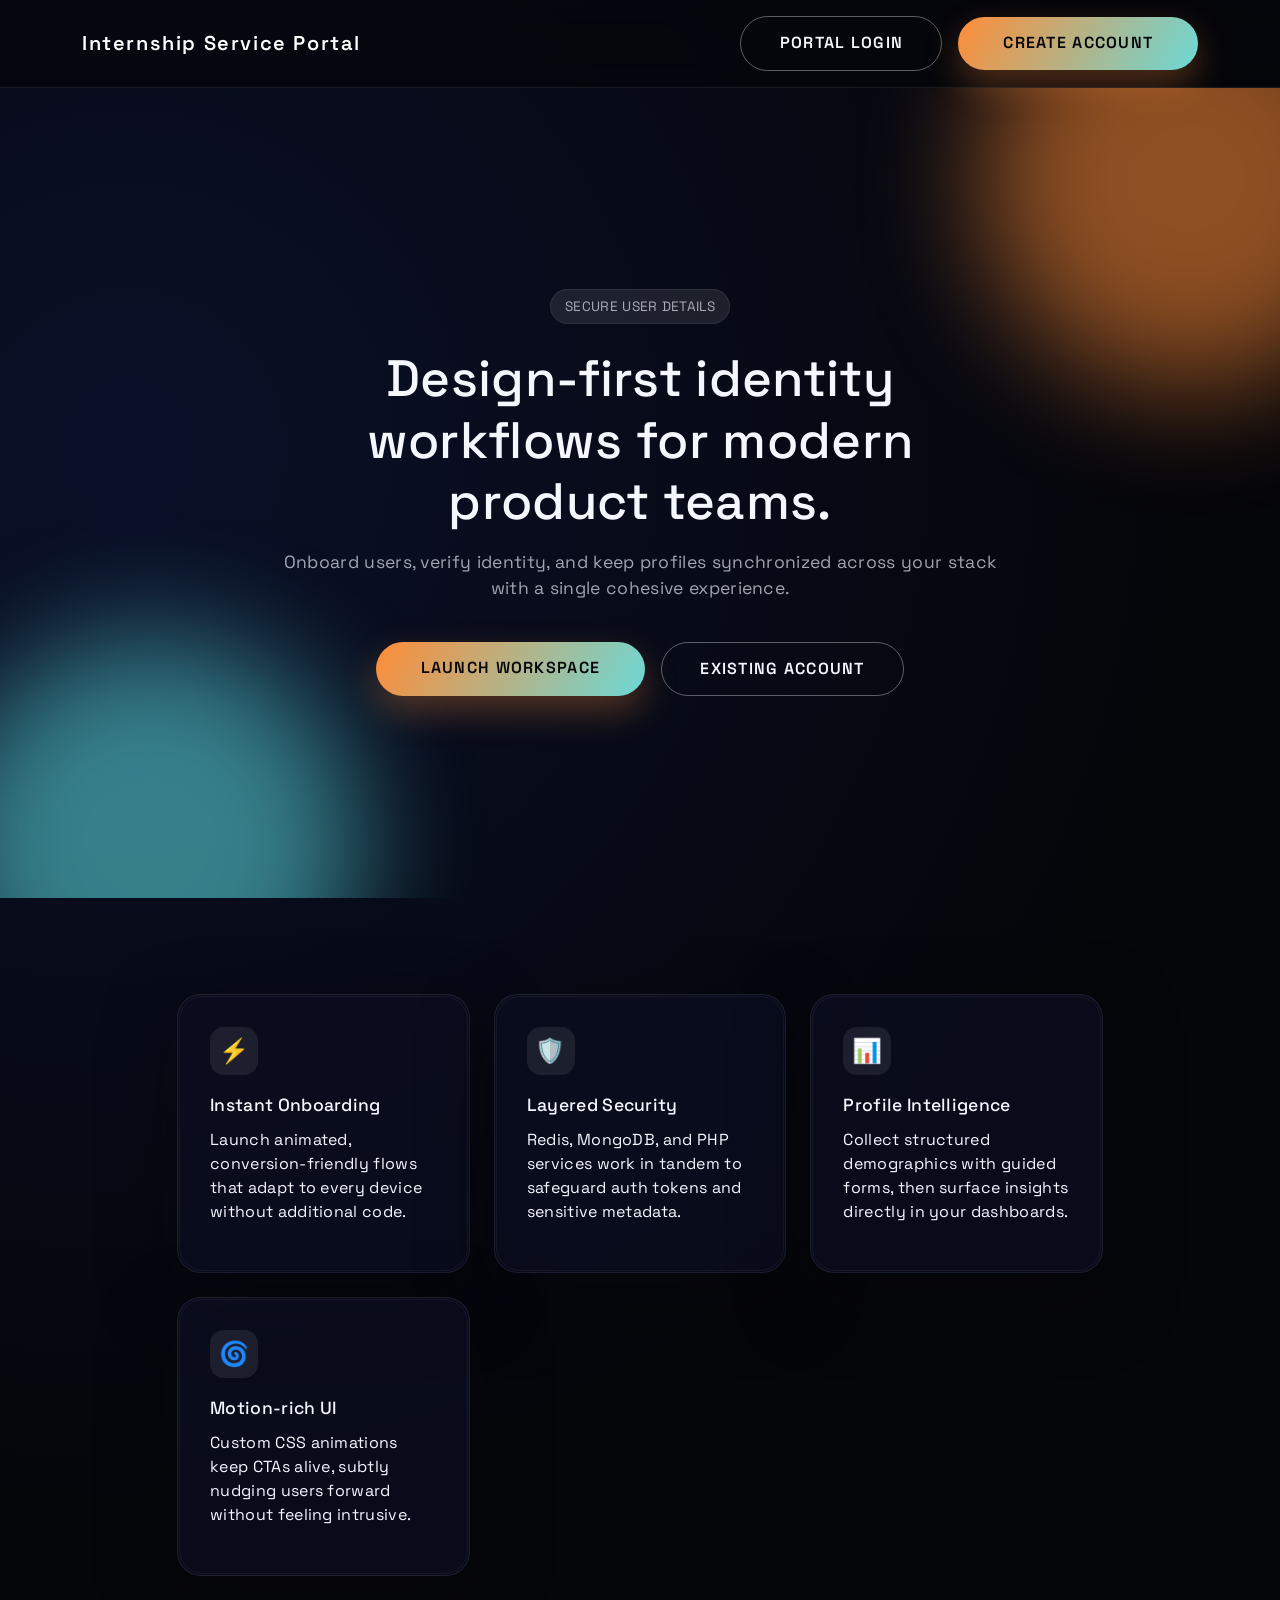
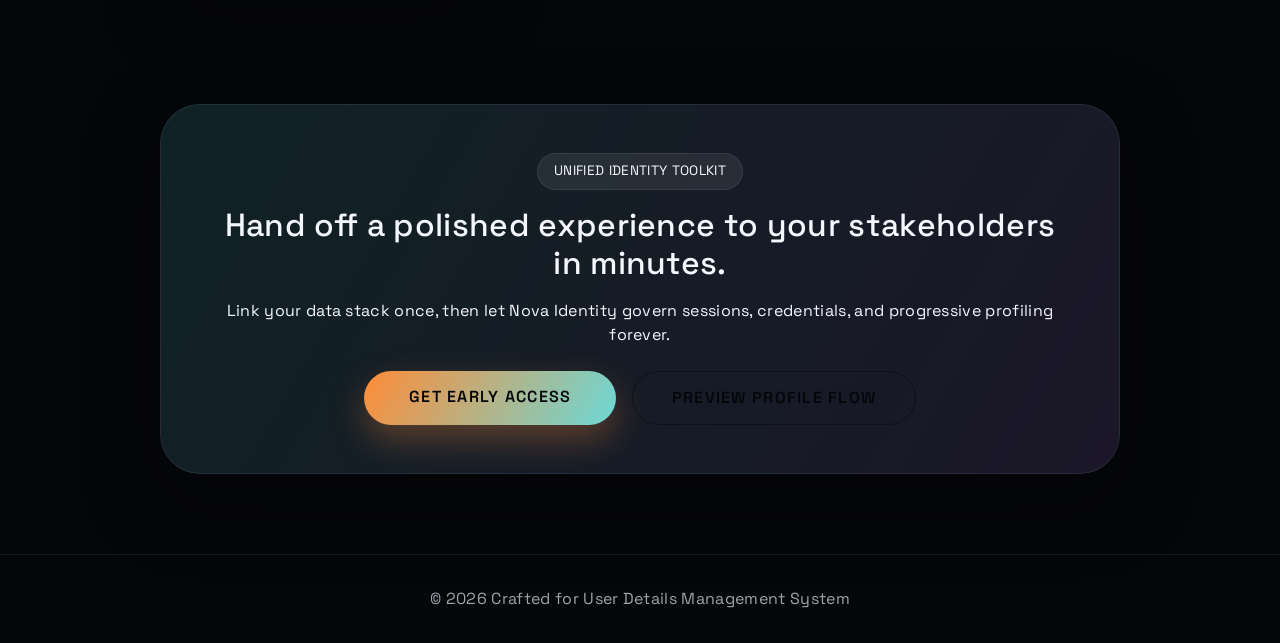
<file: index.html>
<!DOCTYPE html>
<html lang="en">
<head>
    <meta charset="UTF-8">
    <title>User Details</title>
    <meta name="viewport" content="width=device-width, initial-scale=1">

    <!-- Bootstrap 5 CSS -->
    <link href="https://cdn.jsdelivr.net/npm/bootstrap@5.3.2/dist/css/bootstrap.min.css" rel="stylesheet">

    <!-- Custom CSS -->
    <link rel="stylesheet" href="assets/css/style.css">
</head>
<body>

<!-- Navbar -->
<nav class="navbar navbar-expand-lg navbar-dark">
    <div class="container py-2">
        <a class="navbar-brand" href="index.html">Internship Service Portal</a>
        <button class="navbar-toggler" type="button" data-bs-toggle="collapse" data-bs-target="#navMenu" aria-controls="navMenu" aria-expanded="false" aria-label="Toggle navigation menu" title="Toggle navigation menu">
            <span class="navbar-toggler-icon"></span>
        </button>

        <div class="collapse navbar-collapse" id="navMenu">
            <ul class="navbar-nav ms-auto align-items-lg-center gap-2">
                <li class="nav-item ms-lg-3">
                    <a class="btn btn-ghost" href="login.html">Portal Login</a>
                </li>
                <li class="nav-item">
                    <a class="btn btn-aurora ms-lg-2" href="register.html">Create Account</a>
                </li>
            </ul>
        </div>
    </div>
</nav>

<main>
    <!-- Hero Section -->
    <section class="hero-section">
        <div class="container hero-content">
            <span class="hero-eyebrow stat-pill">Secure User Details</span>
            <h1>Design-first identity workflows for modern product teams.</h1>
            <p>Onboard users, verify identity, and keep profiles synchronized across your stack with a single cohesive experience.</p>
            <div class="d-flex flex-wrap justify-content-center gap-3">
                <a href="register.html" class="btn btn-aurora">Launch Workspace</a>
                <a href="login.html" class="btn btn-ghost">Existing Account</a>
            </div>
        </div>
    </section>

    <!-- Feature Grid -->
    <section id="features" class="container py-5">
        <div class="row justify-content-center">
            <div class="col-lg-10">
                <div class="feature-grid">
                    <article class="feature-card">
                        <div class="feature-icon">⚡</div>
                        <h3>Instant Onboarding</h3>
                        <p>Launch animated, conversion-friendly flows that adapt to every device without additional code.</p>
                    </article>
                    <article class="feature-card">
                        <div class="feature-icon">🛡️</div>
                        <h3>Layered Security</h3>
                        <p>Redis, MongoDB, and PHP services work in tandem to safeguard auth tokens and sensitive metadata.</p>
                    </article>
                    <article class="feature-card">
                        <div class="feature-icon">📊</div>
                        <h3>Profile Intelligence</h3>
                        <p>Collect structured demographics with guided forms, then surface insights directly in your dashboards.</p>
                    </article>
                    <article class="feature-card">
                        <div class="feature-icon">🌀</div>
                        <h3>Motion-rich UI</h3>
                        <p>Custom CSS animations keep CTAs alive, subtly nudging users forward without feeling intrusive.</p>
                    </article>
                </div>
            </div>
        </div>
    </section>

    <!-- CTA Panel -->
    <section id="cta" class="container">
        <div class="cta-panel">
            <p class="hero-eyebrow">Unified Identity Toolkit</p>
            <h2>Hand off a polished experience to your stakeholders in minutes.</h2>
            <p>Link your data stack once, then let Nova Identity govern sessions, credentials, and progressive profiling forever.</p>
            <div class="d-flex flex-wrap justify-content-center gap-3 mt-4">
                <a href="register.html" class="btn btn-aurora">Get Early Access</a>
                <a href="profile.html" class="btn btn-ghost btn-ghost--light">Preview Profile Flow</a>
            </div>
        </div>
    </section>
</main>

<!-- Footer -->
<footer>
    <p class="mb-0">© 2026 Crafted for User Details Management System</p>
</footer>

<!-- Bootstrap JS -->
<script src="https://cdn.jsdelivr.net/npm/bootstrap@5.3.2/dist/js/bootstrap.bundle.min.js"></script>

</body>
</html>
</file>
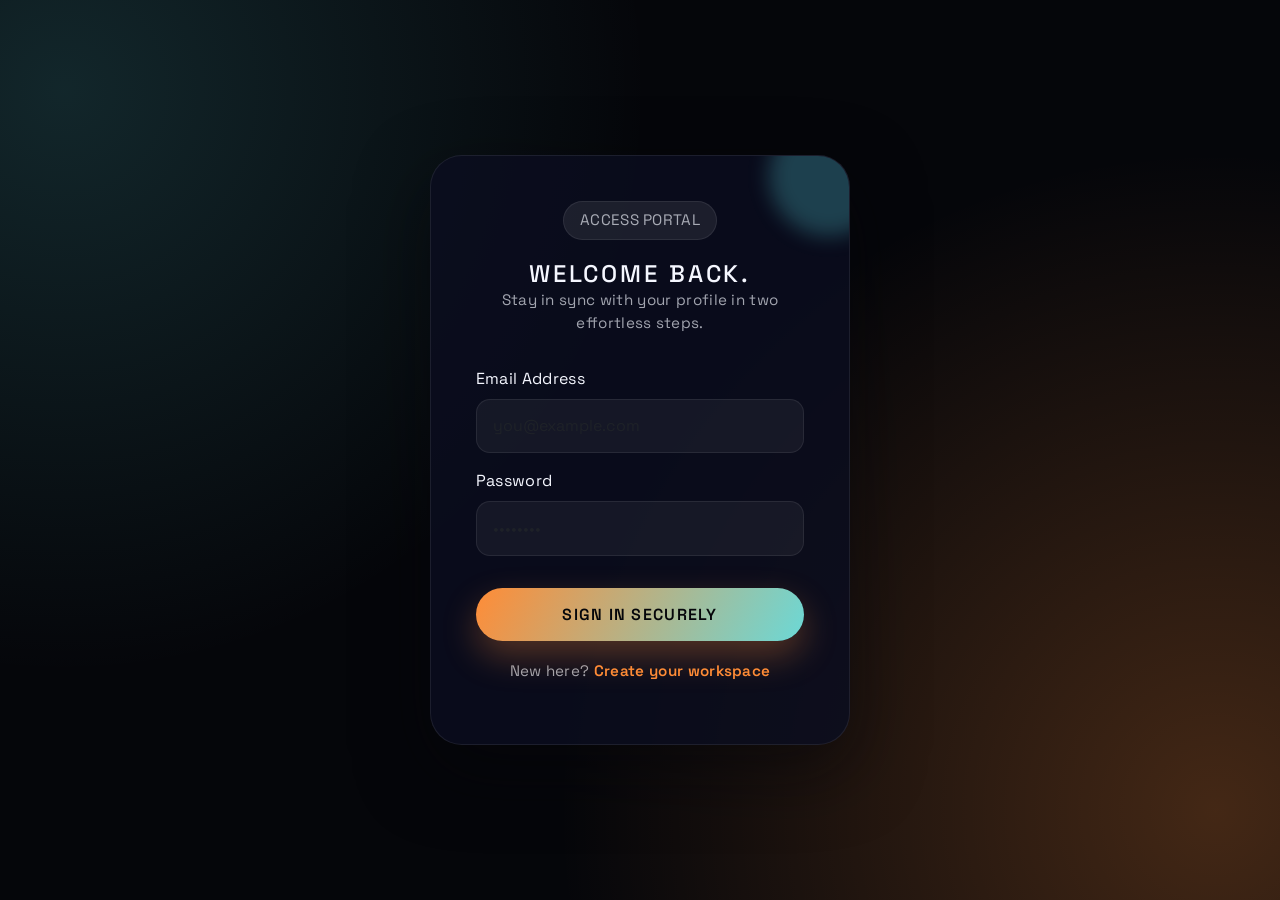
<file: login.html>
<!DOCTYPE html>
<html lang="en">
<head>
    <meta charset="UTF-8">
    <title>Login</title>
    <meta name="viewport" content="width=device-width, initial-scale=1">

    <!-- Bootstrap 5 -->
    <link href="https://cdn.jsdelivr.net/npm/bootstrap@5.3.2/dist/css/bootstrap.min.css" rel="stylesheet">

    <!-- Custom CSS -->
    <link rel="stylesheet" href="assets/css/style.css">
</head>
<body class="page-shell">

<div class="glass-card">
    <header>
        <p class="hero-eyebrow">Access Portal</p>
        <h4>Welcome back.</h4>
        <p>Stay in sync with your profile in two effortless steps.</p>
    </header>

    <!-- NO form submission -->
    <label for="email" class="form-label">Email Address</label>
    <input type="email" id="email" class="form-control" placeholder="you@example.com">

    <label for="password" class="form-label">Password</label>
    <input type="password" id="password" class="form-control" placeholder="••••••••">

    <button type="button" class="btn btn-aurora w-100 mt-3" id="loginBtn">
        Sign In Securely
    </button>

    <p class="helper-text">
        New here?
        <a href="register.html">Create your workspace</a>
    </p>
</div>

<!-- jQuery -->
<script src="https://code.jquery.com/jquery-3.7.1.min.js"></script>

<!-- Custom JS -->
<script src="assets/js/login.js"></script>

</body>
</html>
</file>
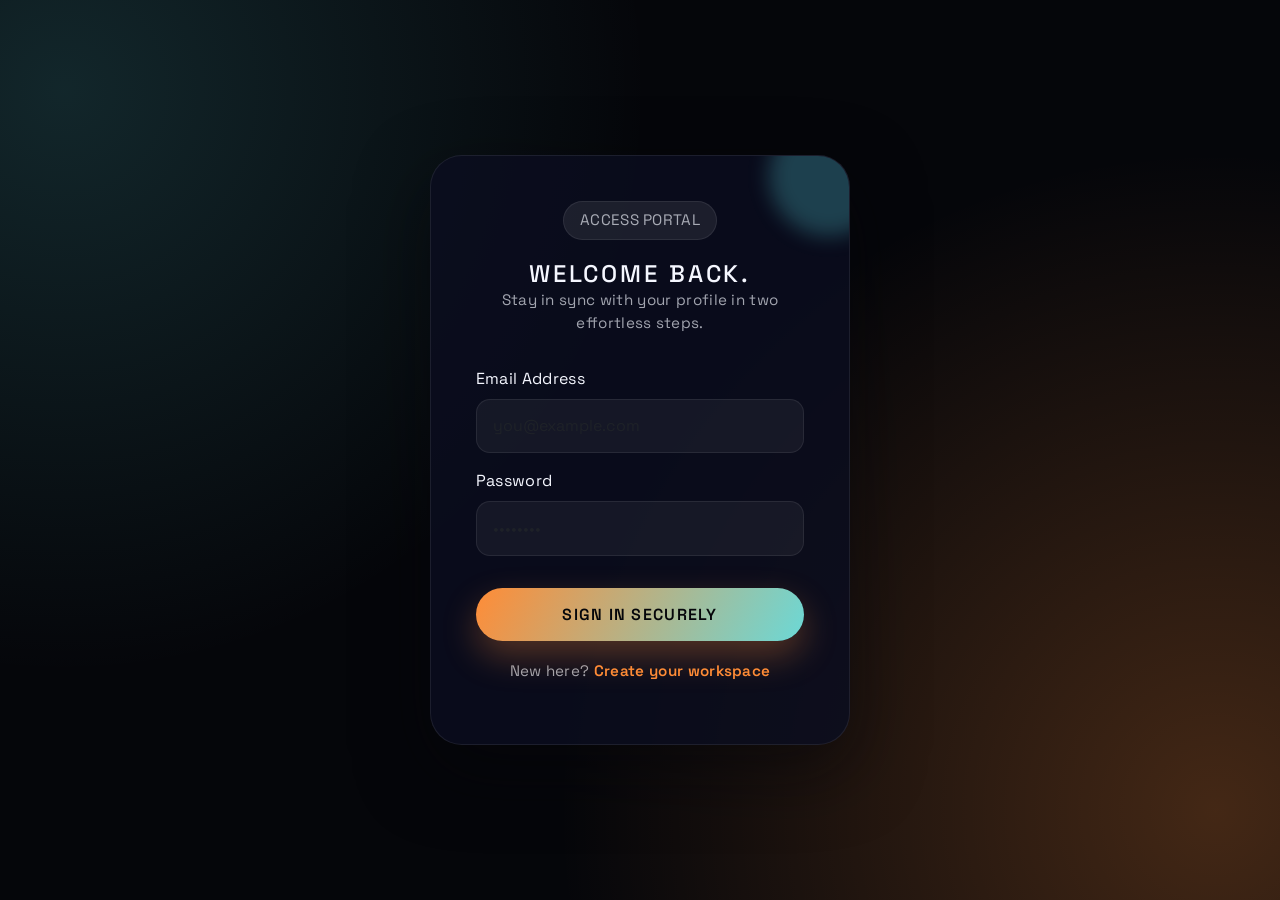
<file: profile.html>
<!DOCTYPE html>
<html lang="en">
<head>
    <meta charset="UTF-8">
    <title>User Profile</title>
    <meta name="viewport" content="width=device-width, initial-scale=1">

    <!-- Bootstrap -->
    <link href="https://cdn.jsdelivr.net/npm/bootstrap@5.3.2/dist/css/bootstrap.min.css" rel="stylesheet">

    <!-- Custom CSS -->
    <link rel="stylesheet" href="assets/css/style.css">
</head>
<body class="page-shell">

<div class="glass-card">
    <header>
        <p class="hero-eyebrow">Profile Studio</p>
        <h4>Fine tune your personal blueprint.</h4>
        <p>Details power tailored recommendations and keep your verification current.</p>
    </header>

    <label for="age" class="form-label">Age</label>
    <input type="number" id="age" class="form-control" placeholder="29">

    <label for="dob" class="form-label">Date of Birth</label>
    <input type="date" id="dob" class="form-control" aria-label="Date of Birth">

    <label for="contact" class="form-label">Contact Number</label>
    <input type="text" id="contact" class="form-control" placeholder="+1 555 202 8890">

    <button type="button" class="btn btn-aurora w-100 mt-3" id="saveProfile">
        Update Profile Pulse
    </button>

    <button class="btn btn-danger mt-3 w-100" id="logoutBtn">
        Logout
    </button>

    <p class="helper-text">
        Session inactive?
        <a href="login.html">Re-authenticate to continue</a>
    </p>
</div>

<script>
    if (!localStorage.getItem("token")) {
        alert("Please login first");
        window.location.href = "login.html";
    }
</script>

<script>
    document.getElementById("logoutBtn").onclick = function () {
        localStorage.removeItem("token");
        window.location.href = "login.html";
    };
</script>

<!-- jQuery -->
<script src="https://code.jquery.com/jquery-3.7.1.min.js"></script>

<!-- Profile JS -->
<script src="assets/js/profile.js"></script>

</body>
</html>
</file>
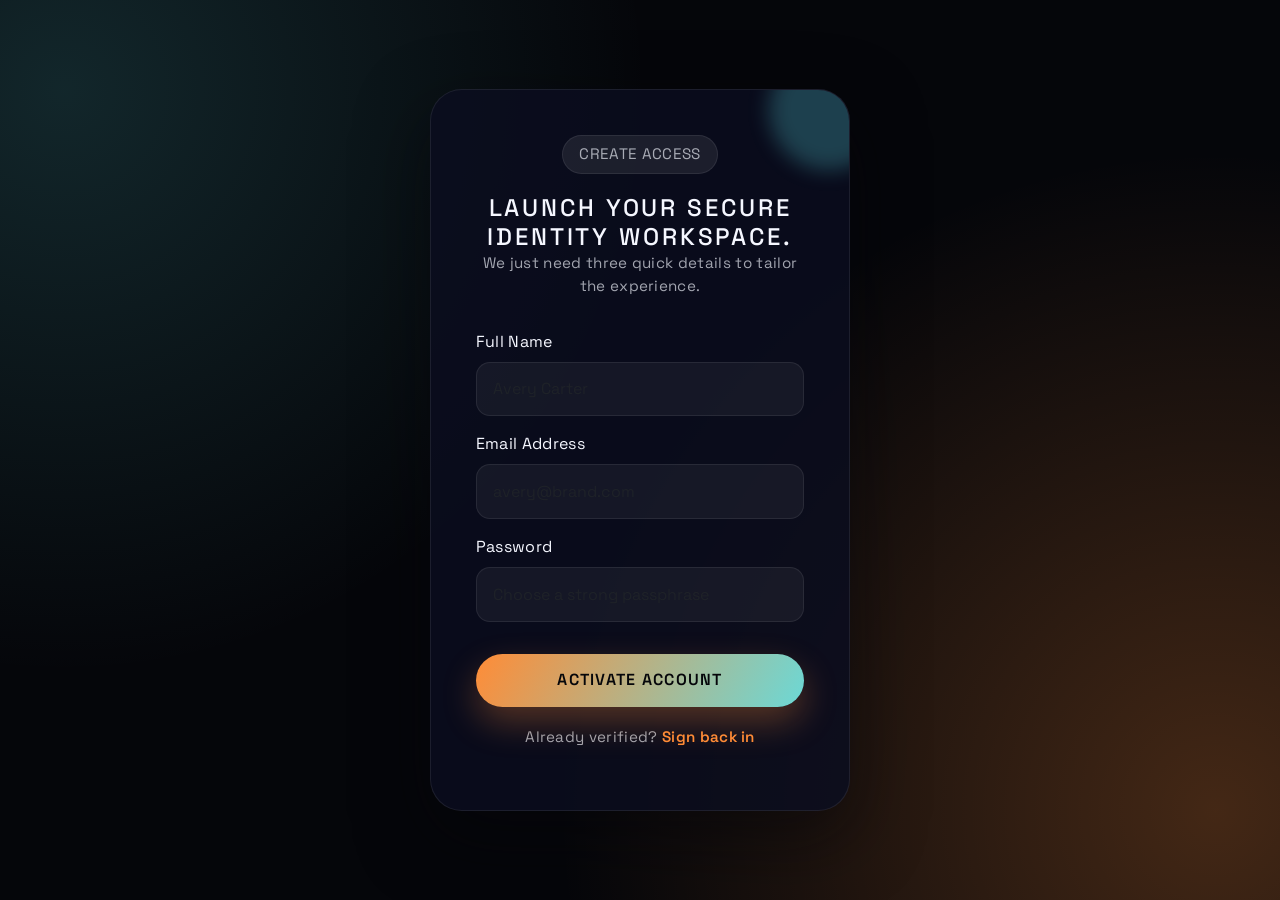
<file: register.html>
<!DOCTYPE html>
<html lang="en">
<head>
    <meta charset="UTF-8">
    <title>Register</title>
    <meta name="viewport" content="width=device-width, initial-scale=1">

    <!-- Bootstrap 5 -->
    <link href="https://cdn.jsdelivr.net/npm/bootstrap@5.3.2/dist/css/bootstrap.min.css" rel="stylesheet">

    <!-- Custom CSS -->
    <link rel="stylesheet" href="assets/css/style.css">
</head>
<body class="page-shell">

<div class="glass-card">
    <header>
        <p class="hero-eyebrow">Create Access</p>
        <h4>Launch your secure identity workspace.</h4>
        <p>We just need three quick details to tailor the experience.</p>
    </header>

    <!-- NO form submission -->
    <label for="name" class="form-label">Full Name</label>
    <input type="text" id="name" class="form-control" placeholder="Avery Carter">

    <label for="email" class="form-label">Email Address</label>
    <input type="email" id="email" class="form-control" placeholder="avery@brand.com">

    <label for="password" class="form-label">Password</label>
    <input type="password" id="password" class="form-control" placeholder="Choose a strong passphrase">

    <button type="button" class="btn btn-aurora w-100 mt-3" id="registerBtn">
        Activate Account
    </button>

    <p class="helper-text">
        Already verified?
        <a href="login.html">Sign back in</a>
    </p>
</div>

<!-- jQuery -->
<script src="https://code.jquery.com/jquery-3.7.1.min.js"></script>

<!-- Custom JS -->
<script src="assets/js/register.js"></script>

</body>
</html>
</file>
<file: assets/css/style.css>
@import url('https://fonts.googleapis.com/css2?family=Space+Grotesk:wght@400;500;600;700&display=swap');

:root {
    --bg-primary: #05060a;
    --bg-secondary: #101225;
    --card-bg: rgba(11, 14, 31, 0.85);
    --accent: #ff8c37;
    --accent-2: #5de0e6;
    --text: #f5f7ff;
    --muted: rgba(245, 247, 255, 0.65);
    --border: rgba(255, 255, 255, 0.08);
    --shadow: 0 25px 70px rgba(5, 6, 10, 0.55);
}

* {
    box-sizing: border-box;
    outline: none;
}

body {
    font-family: "Space Grotesk", sans-serif;
    color: var(--text);
    background: radial-gradient(circle at 10% 20%, #0a1028 0%, #05060a 50%);
    min-height: 100vh;
    margin: 0;
    letter-spacing: 0.02em;
}

a {
    text-decoration: none;
}

.navbar {
    background: rgba(5, 6, 10, 0.7) !important;
    -webkit-backdrop-filter: blur(15px);
    backdrop-filter: blur(15px);
    border-bottom: 1px solid var(--border);
}

.navbar-brand {
    font-weight: 600;
    letter-spacing: 0.08em;
}

.nav-link {
    color: var(--muted) !important;
    transition: color 0.3s ease;
}

.nav-link:hover,
.nav-link:focus {
    color: var(--accent) !important;
}

.hero-section {
    position: relative;
    min-height: 90vh;
    display: flex;
    align-items: center;
    justify-content: center;
    padding: 6rem 0;
    overflow: hidden;
}

.hero-section::before,
.hero-section::after {
    content: "";
    position: absolute;
    width: 420px;
    height: 420px;
    border-radius: 50%;
    filter: blur(60px);
    opacity: 0.55;
    animation: float 12s linear infinite;
}

.hero-section::before {
    top: -120px;
    right: -120px;
    background: var(--accent);
}

.hero-section::after {
    bottom: -160px;
    left: -60px;
    background: var(--accent-2);
}

.hero-content {
    position: relative;
    z-index: 2;
    text-align: center;
    max-width: 780px;
    padding: 2rem;
}

.hero-eyebrow {
    display: inline-flex;
    align-items: center;
    gap: 0.5rem;
    padding: 0.45rem 1rem;
    border-radius: 999px;
    background: rgba(255, 255, 255, 0.08);
    border: 1px solid var(--border);
    font-size: 0.85rem;
    text-transform: uppercase;
}

.hero-section h1 {
    font-size: clamp(2.8rem, 4vw, 4.25rem);
    margin: 1.5rem 0 1rem;
    line-height: 1.2;
}

.hero-section p {
    font-size: 1.1rem;
    color: var(--muted);
    margin-bottom: 2.5rem;
}

.btn-aurora {
    --button-size: 52px;
    border-radius: 999px;
    padding: 0.9rem 2.8rem;
    border: none;
    color: var(--bg-primary);
    font-weight: 600;
    letter-spacing: 0.08em;
    text-transform: uppercase;
    position: relative;
    background: linear-gradient(120deg, var(--accent), var(--accent-2), #b085f5);
    background-size: 220% 220%;
    transition: transform 0.25s ease, box-shadow 0.25s ease, background-position 0.4s ease;
    box-shadow: 0 15px 35px rgba(255, 140, 55, 0.3);
}

.btn-aurora::after {
    content: "";
    position: absolute;
    inset: 0;
    border-radius: inherit;
    border: 2px solid rgba(255, 255, 255, 0.2);
    opacity: 0;
    transform: scale(0.9);
    transition: opacity 0.25s ease, transform 0.25s ease;
}

.btn-aurora:hover,
.btn-aurora:focus-visible {
    transform: translateY(-3px) scale(1.01);
    background-position: 100% 0;
    box-shadow: 0 20px 45px rgba(93, 224, 230, 0.35);
}

.btn-aurora:hover::after,
.btn-aurora:focus-visible::after {
    opacity: 1;
    transform: scale(1.05);
}

.btn-ghost {
    border-radius: 999px;
    padding: 0.9rem 2.4rem;
    border: 1px solid rgba(255, 255, 255, 0.35);
    background: transparent;
    color: var(--text);
    font-weight: 600;
    text-transform: uppercase;
    letter-spacing: 0.08em;
    transition: border 0.25s ease, background 0.25s ease, transform 0.25s ease;
}

.btn-ghost:hover,
.btn-ghost:focus-visible {
    border-color: var(--accent);
    background: rgba(255, 255, 255, 0.08);
    transform: translateY(-2px);
}

.btn-ghost--light {
    color: var(--bg-primary);
    border-color: rgba(5, 6, 10, 0.5);
}

.feature-grid {
    display: grid;
    grid-template-columns: repeat(auto-fit, minmax(220px, 1fr));
    gap: 1.5rem;
    margin-top: 3rem;
}

.feature-card {
    padding: 2rem;
    border-radius: 24px;
    background: var(--card-bg);
    border: 1px solid var(--border);
    box-shadow: var(--shadow);
    position: relative;
    overflow: hidden;
}

.feature-card::after {
    content: "";
    position: absolute;
    inset: 1px;
    border-radius: inherit;
    border: 1px solid rgba(255, 255, 255, 0.05);
    pointer-events: none;
}

.feature-icon {
    width: 48px;
    height: 48px;
    border-radius: 14px;
    background: rgba(255, 255, 255, 0.08);
    display: grid;
    place-items: center;
    margin-bottom: 1.25rem;
    font-size: 1.5rem;
}

.feature-card h3 {
    margin-bottom: 0.75rem;
    font-size: 1.1rem;
}

.stat-pill {
    display: inline-flex;
    align-items: center;
    gap: 0.4rem;
    padding: 0.4rem 0.9rem;
    border-radius: 999px;
    background: rgba(255, 255, 255, 0.09);
    font-size: 0.85rem;
    color: var(--muted);
}

.stat-wrap {
    display: flex;
    justify-content: center;
    gap: 2rem;
    flex-wrap: wrap;
    margin-top: 2rem;
}

.stat-item {
    text-align: center;
}

.stat-item strong {
    display: block;
    font-size: 2rem;
}

.page-shell {
    min-height: 100vh;
    display: flex;
    align-items: center;
    justify-content: center;
    padding: 4rem 1rem;
    background: radial-gradient(circle at 5% 10%, rgba(93, 224, 230, 0.15), transparent 40%),
        radial-gradient(circle at 95% 90%, rgba(255, 140, 55, 0.25), transparent 45%),
        var(--bg-primary);
}

.glass-card {
    width: min(420px, 100%);
    background: var(--card-bg);
    padding: 2.8rem;
    border-radius: 32px;
    border: 1px solid var(--border);
    box-shadow: var(--shadow);
    position: relative;
    overflow: hidden;
}

.glass-card::before {
    content: "";
    position: absolute;
    width: 120px;
    height: 120px;
    border-radius: 50%;
    background: rgba(93, 224, 230, 0.25);
    right: -40px;
    top: -40px;
    filter: blur(10px);
}

.glass-card header {
    text-align: center;
    margin-bottom: 2rem;
}

.glass-card h4 {
    margin: 0.25rem 0 0;
    letter-spacing: 0.12em;
    text-transform: uppercase;
}

.glass-card p {
    color: var(--muted);
    font-size: 0.95rem;
}

.form-control,
.form-select {
    background: rgba(255, 255, 255, 0.05) !important;
    border: 1px solid var(--border);
    color: var(--text);
    padding: 0.9rem 1rem;
    border-radius: 14px;
    margin-bottom: 1rem;
    transition: border 0.25s ease, transform 0.2s ease;
}

.form-control:focus,
.form-select:focus {
    border-color: var(--accent);
    box-shadow: none;
    transform: translateY(-2px);
}

.helper-text {
    text-align: center;
    margin-top: 1.2rem;
    color: var(--muted);
}

.helper-text a {
    color: var(--accent);
    font-weight: 600;
}

.cta-panel {
    max-width: 960px;
    margin: 5rem auto;
    padding: 3rem;
    border-radius: 40px;
    background: linear-gradient(120deg, rgba(93, 224, 230, 0.13), rgba(176, 133, 245, 0.13));
    border: 1px solid var(--border);
    text-align: center;
    box-shadow: var(--shadow);
}

.cta-panel h2 {
    margin-bottom: 1rem;
}

footer {
    background: transparent;
    color: var(--muted);
    padding: 2rem 0;
    text-align: center;
    border-top: 1px solid var(--border);
    margin-top: 4rem;
}

@keyframes float {
    0% {
        transform: translateY(0);
    }
    50% {
        transform: translateY(-25px);
    }
    100% {
        transform: translateY(0);
    }
}

@media (max-width: 768px) {
    .hero-section {
        padding: 4rem 1.5rem;
    }

    .glass-card {
        padding: 2.2rem 1.5rem;
    }

    .cta-panel {
        padding: 2.5rem 1.5rem;
    }
}
</file>
